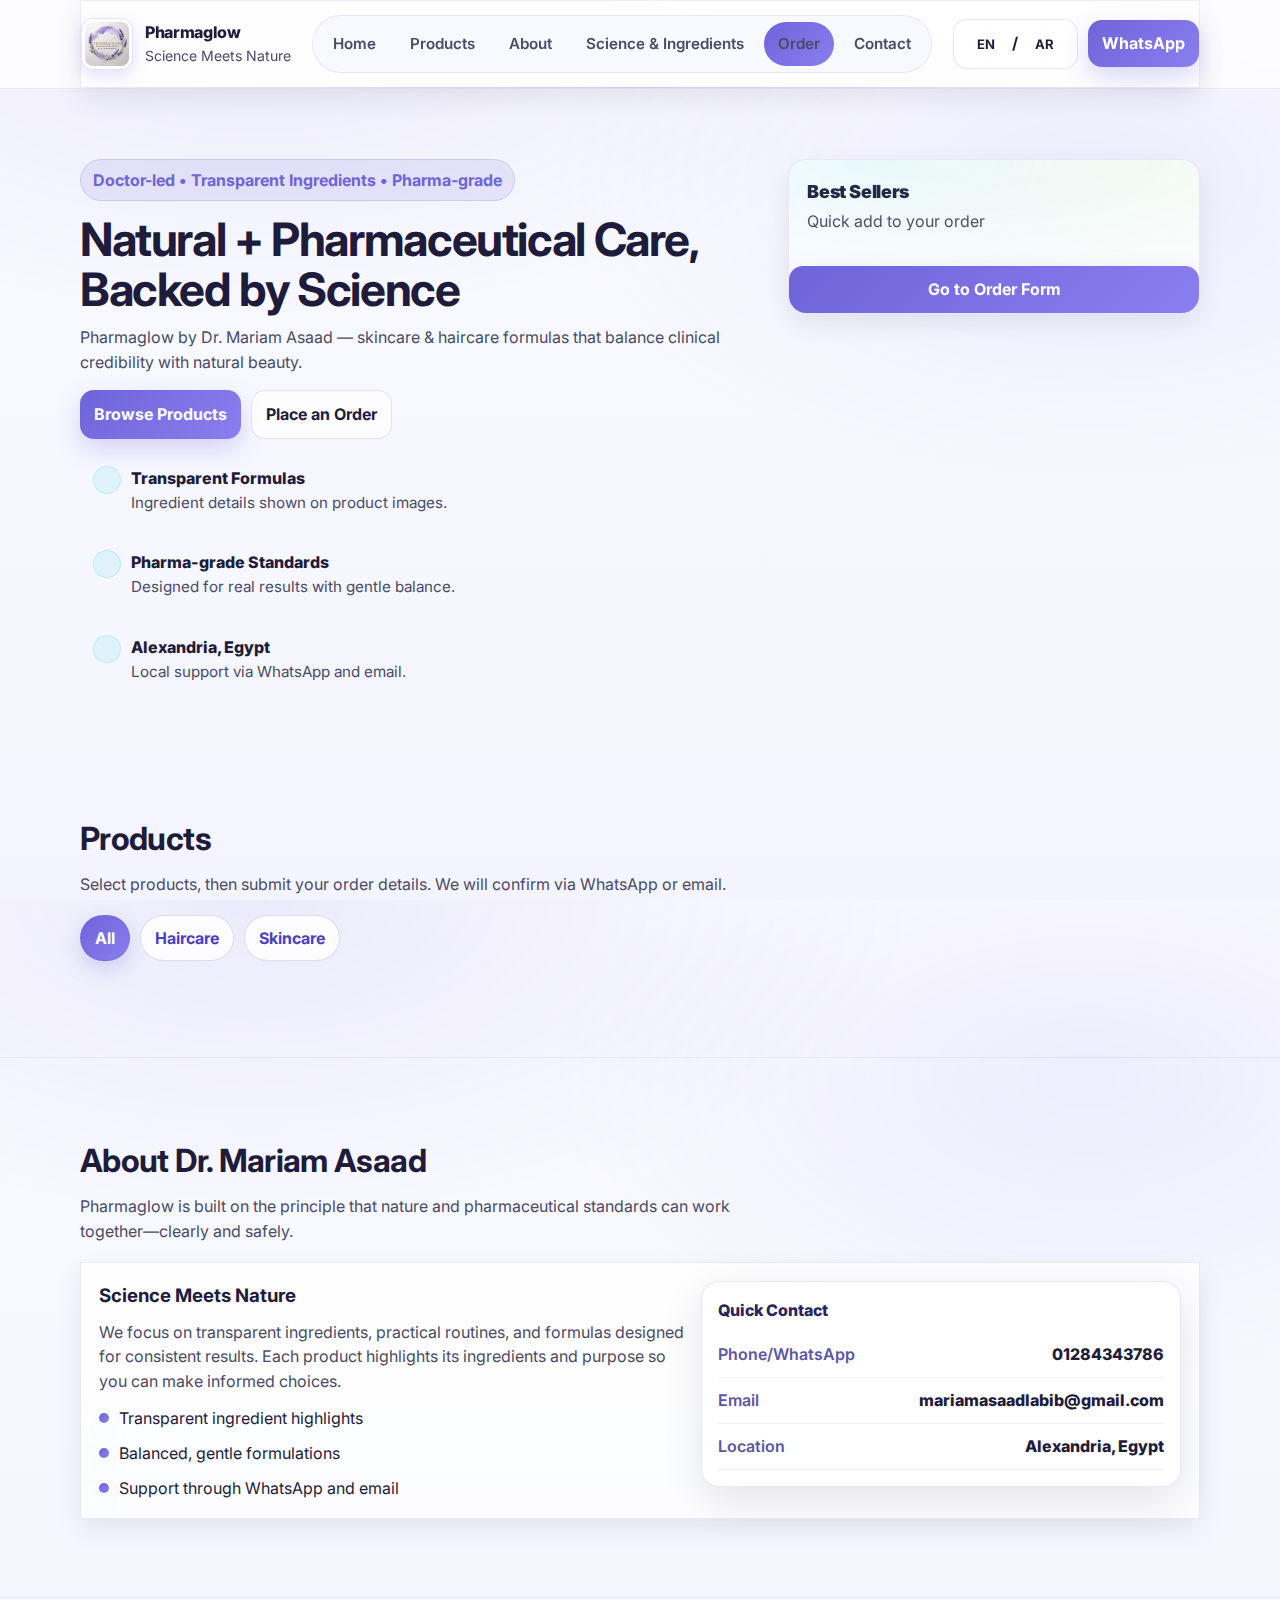
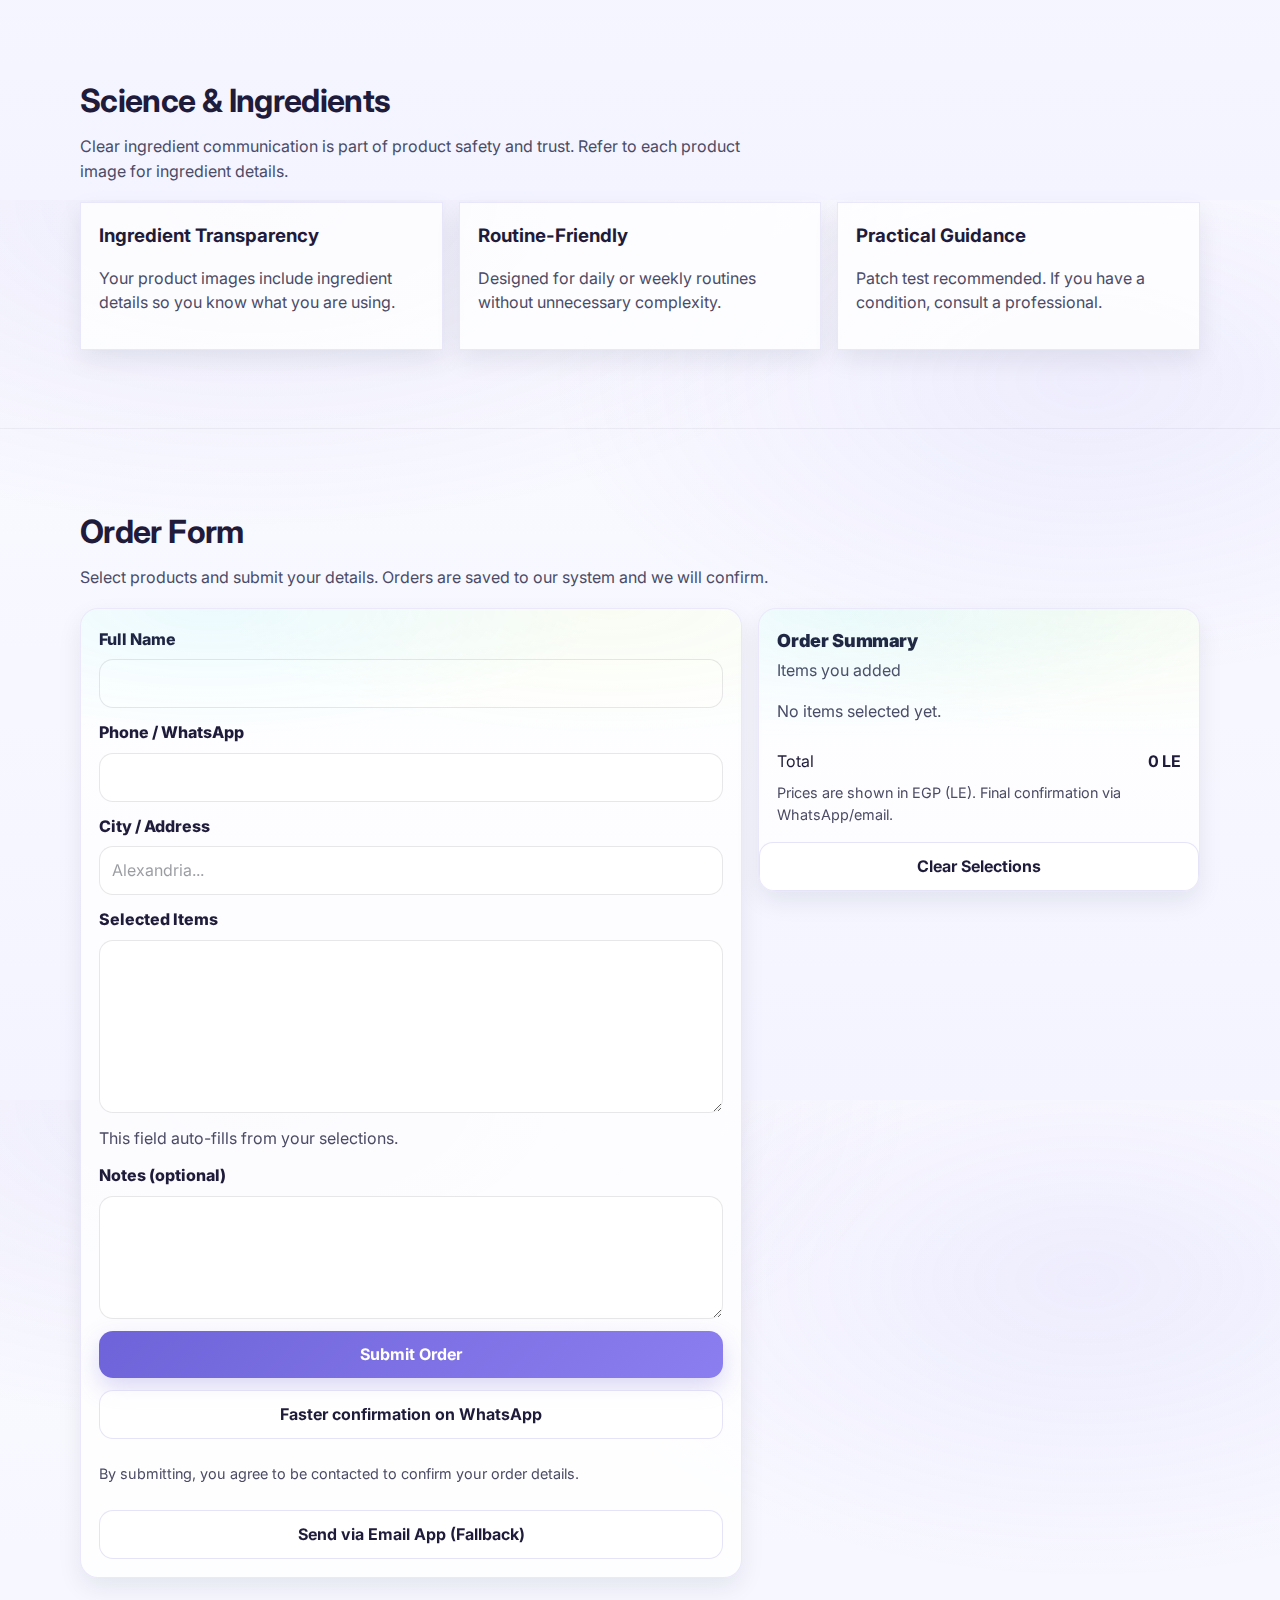
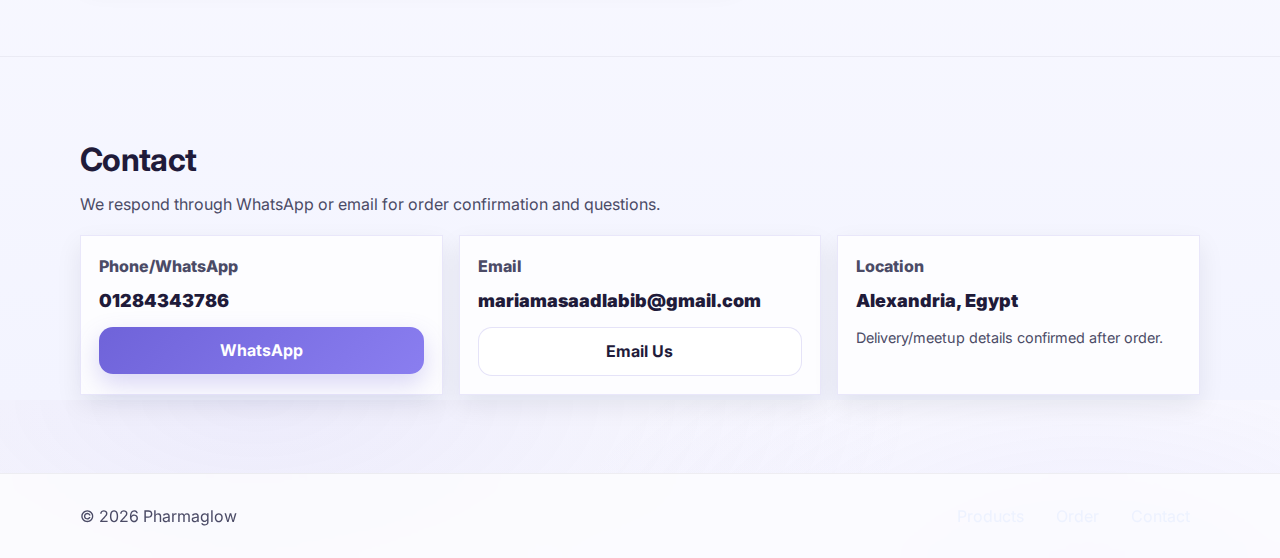
<file: index.html>
<!doctype html>
<html lang="en">
<head>
  <meta charset="utf-8" />
  <meta name="viewport" content="width=device-width,initial-scale=1" />
  <title>Pharmaglow | Science Meets Nature</title>
  <meta name="description" content="Pharmaglow by Dr. Mariam Asaad — Natural & pharmaceutical-grade skincare and haircare with transparent ingredients." />
  <link rel="preconnect" href="https://fonts.googleapis.com">
  <link rel="preconnect" href="https://fonts.gstatic.com" crossorigin>
  <!-- EN + AR font pairing -->
  <link href="https://fonts.googleapis.com/css2?family=Inter:wght@400;600;700&family=Tajawal:wght@400;500;700&display=swap" rel="stylesheet">
  <link rel="stylesheet" href="styles.css">

  <!-- ✅ Smooth scroll + prevent sticky header from hiding sections -->
  <style>
    html{ scroll-behavior: smooth; }
    section{ scroll-margin-top: 120px; } /* عدّلها لو الهيدر أعلى/أقل */
  </style>
</head>

<body data-lang="en" data-dir="ltr">
  <!-- Top bar -->
  <header class="topbar">
    <div class="container topbar__inner">
      <a class="brand" href="#home" aria-label="Pharmaglow Home">
        <img src="assets/logo.jpeg" alt="Pharmaglow Logo" class="brand__logo">
        <div class="brand__text">
          <div class="brand__name">Pharmaglow</div>
          <div class="brand__tag" data-i18n="brandTag">Science Meets Nature</div>
        </div>
      </a>

      <nav class="nav">
        <a href="#home" data-i18n="navHome">Home</a>
        <a href="#products" data-i18n="navProducts">Products</a>
        <a href="#about" data-i18n="navAbout">About</a>
        <a href="#science" data-i18n="navScience">Science & Ingredients</a>
        <a href="#order" class="nav__cta" data-i18n="navOrder">Order</a>
        <a href="#contact" data-i18n="navContact">Contact</a>
      </nav>

      <div class="actions">
        <button class="btn btn--ghost" id="langToggle" type="button" aria-label="Toggle language">
          <span class="badge">EN</span> / <span class="badge">AR</span>
        </button>
        <a class="btn btn--primary" href="https://wa.me/201284343786" target="_blank" rel="noopener" data-i18n="whatsAppBtn">WhatsApp</a>
      </div>
    </div>
  </header>

  <!-- Hero -->
  <main id="home" class="hero">
    <div class="container hero__grid">
      <div class="hero__copy">
        <span class="pill" data-i18n="heroPill">Doctor-led • Transparent Ingredients • Pharma-grade</span>
        <h1 data-i18n="heroTitle">Natural + Pharmaceutical Care, Backed by Science</h1>
        <p class="muted" data-i18n="heroDesc">
          Pharmaglow by Dr. Mariam Asaad — skincare & haircare formulas that balance clinical credibility with natural beauty.
        </p>

        <div class="hero__buttons">
          <a class="btn btn--primary" href="#products" data-i18n="heroShop">Browse Products</a>
          <a class="btn btn--ghost" href="#order" data-i18n="heroOrder">Place an Order</a>
        </div>

        <div class="trust">
          <div class="trust__item">
            <div class="trust__icon">✓</div>
            <div>
              <div class="trust__title" data-i18n="trust1Title">Transparent Formulas</div>
              <div class="trust__desc" data-i18n="trust1Desc">Ingredient details shown on product images.</div>
            </div>
          </div>
          <div class="trust__item">
            <div class="trust__icon">✓</div>
            <div>
              <div class="trust__title" data-i18n="trust2Title">Pharma-grade Standards</div>
              <div class="trust__desc" data-i18n="trust2Desc">Designed for real results with gentle balance.</div>
            </div>
          </div>
          <div class="trust__item">
            <div class="trust__icon">✓</div>
            <div>
              <div class="trust__title" data-i18n="trust3Title">Alexandria, Egypt</div>
              <div class="trust__desc" data-i18n="trust3Desc">Local support via WhatsApp and email.</div>
            </div>
          </div>
        </div>
      </div>

      <div class="hero__card">
        <div class="card card--glow">
          <div class="card__top">
            <div class="card__title" data-i18n="bestSellers">Best Sellers</div>
            <div class="card__sub muted" data-i18n="bestSellersSub">Quick add to your order</div>
          </div>
          <div class="miniList" id="bestSellersList"></div>
          <a class="btn btn--primary btn--full" href="#order" data-i18n="goToOrder">Go to Order Form</a>
        </div>
      </div>
    </div>
  </main>

  <!-- Products -->
  <section id="products" class="section">
    <div class="container">
      <div class="section__head">
        <h2 data-i18n="productsTitle">Products</h2>
        <p class="muted" data-i18n="productsDesc">Select products, then submit your order details. We will confirm via WhatsApp or email.</p>
      </div>

      <div class="filters">
        <button class="chip is-active" type="button" data-filter="all" data-i18n="filterAll">All</button>
        <button class="chip" type="button" data-filter="hair" data-i18n="filterHair">Haircare</button>
        <button class="chip" type="button" data-filter="skin" data-i18n="filterSkin">Skincare</button>
      </div>

      <div class="grid" id="productGrid"></div>
    </div>
  </section>

  <!-- About -->
  <section id="about" class="section section--soft">
    <div class="container">
      <div class="section__head">
        <h2 data-i18n="aboutTitle">About Dr. Mariam Asaad</h2>
        <p class="muted" data-i18n="aboutDesc">
          Pharmaglow is built on the principle that nature and pharmaceutical standards can work together—clearly and safely.
        </p>
      </div>

      <div class="aboutCard">
        <div class="aboutCard__left">
          <h3 data-i18n="aboutCardTitle">Science Meets Nature</h3>
          <p class="muted" data-i18n="aboutCardBody">
            We focus on transparent ingredients, practical routines, and formulas designed for consistent results. Each product
            highlights its ingredients and purpose so you can make informed choices.
          </p>
          <div class="bullets">
            <div class="bullet"><span class="dot"></span><span data-i18n="aboutB1">Transparent ingredient highlights</span></div>
            <div class="bullet"><span class="dot"></span><span data-i18n="aboutB2">Balanced, gentle formulations</span></div>
            <div class="bullet"><span class="dot"></span><span data-i18n="aboutB3">Support through WhatsApp and email</span></div>
          </div>
        </div>
        <div class="aboutCard__right">
          <div class="labelBox">
            <div class="labelBox__title" data-i18n="quickContact">Quick Contact</div>
            <div class="labelRow"><span data-i18n="phoneLabel">Phone/WhatsApp</span><a href="tel:01284343786">01284343786</a></div>
            <div class="labelRow"><span data-i18n="emailLabel">Email</span><a href="mailto:mariamasaadlabib@gmail.com">mariamasaadlabib@gmail.com</a></div>
            <div class="labelRow"><span data-i18n="locationLabel">Location</span><span data-i18n="locationValue">Alexandria, Egypt</span></div>
          </div>
        </div>
      </div>
    </div>
  </section>

  <!-- Science -->
  <section id="science" class="section">
    <div class="container">
      <div class="section__head">
        <h2 data-i18n="scienceTitle">Science & Ingredients</h2>
        <p class="muted" data-i18n="scienceDesc">
          Clear ingredient communication is part of product safety and trust. Refer to each product image for ingredient details.
        </p>
      </div>

      <div class="scienceGrid">
        <div class="scienceCard">
          <h3 data-i18n="scienceC1Title">Ingredient Transparency</h3>
          <p class="muted" data-i18n="scienceC1Body">Your product images include ingredient details so you know what you are using.</p>
        </div>
        <div class="scienceCard">
          <h3 data-i18n="scienceC2Title">Routine-Friendly</h3>
          <p class="muted" data-i18n="scienceC2Body">Designed for daily or weekly routines without unnecessary complexity.</p>
        </div>
        <div class="scienceCard">
          <h3 data-i18n="scienceC3Title">Practical Guidance</h3>
          <p class="muted" data-i18n="scienceC3Body">Patch test recommended. If you have a condition, consult a professional.</p>
        </div>
      </div>
    </div>
  </section>

  <!-- Order -->
  <section id="order" class="section section--soft">
    <div class="container">
      <div class="section__head">
        <h2 data-i18n="orderTitle">Order Form</h2>
        <p class="muted" data-i18n="orderDesc">Select products and submit your details. Orders are sent to our email.</p>
      </div>

      <div class="orderLayout">
        <div class="orderForm card">
          <form id="orderForm" action="YOUR_FORMSPREE_ENDPOINT" method="POST">
            <div class="formRow">
              <label data-i18n="fullName">Full Name</label>
              <input name="name" type="text" required />
            </div>

            <div class="formRow">
              <label data-i18n="phone">Phone / WhatsApp</label>
              <input name="phone" type="tel" required />
            </div>

            <div class="formRow">
              <label data-i18n="cityAddress">City / Address</label>
              <input name="address" type="text" placeholder="Alexandria..." required />
            </div>

            <div class="formRow">
              <label data-i18n="selectedItems">Selected Items</label>
              <textarea name="items" id="itemsField" rows="6" readonly required></textarea>
              <div class="hint muted" data-i18n="itemsHint">This field auto-fills from your selections.</div>
            </div>

            <div class="formRow">
              <label data-i18n="notes">Notes (optional)</label>
              <textarea name="notes" rows="4"></textarea>
            </div>

            <input type="hidden" name="_replyto" value="mariamasaadlabib@gmail.com" />
            <input type="hidden" name="_subject" value="New Pharmaglow Order" />

            <button class="btn btn--primary btn--full" type="submit" data-i18n="submitOrder">Submit Order</button>

            <div class="formHelp">
              <a class="btn btn--ghost btn--full" href="https://wa.me/201284343786" target="_blank" rel="noopener" data-i18n="whatsAppFast">
                Faster confirmation on WhatsApp
              </a>
              <p class="muted small" data-i18n="formPrivacy">
                By submitting, you agree to be contacted to confirm your order details.
              </p>

              <button class="btn btn--ghost btn--full" type="button" id="mailtoBtn" data-i18n="mailtoFallback">
                Send via Email App (Fallback)
              </button>
            </div>
          </form>

          <div id="formSuccess" class="toast is-hidden" role="status">
            <strong data-i18n="orderSentTitle">Order sent.</strong>
            <span data-i18n="orderSentBody">We will contact you shortly to confirm.</span>
          </div>
        </div>

        <aside class="orderSummary card card--glow">
          <div class="card__top">
            <div class="card__title" data-i18n="orderSummary">Order Summary</div>
            <div class="card__sub muted" data-i18n="orderSummarySub">Items you added</div>
          </div>
          <div id="cartList" class="cartList"></div>
          <div class="totals">
            <div class="totals__row">
              <span data-i18n="total">Total</span>
              <strong id="totalPrice">0 LE</strong>
            </div>
            <div class="muted small" data-i18n="totalNote">Prices are shown in EGP (LE). Final confirmation via WhatsApp/email.</div>
          </div>
          <button class="btn btn--ghost btn--full" id="clearCart" type="button" data-i18n="clearCart">Clear Selections</button>
        </aside>
      </div>
    </div>
  </section>

  <!-- Contact -->
  <section id="contact" class="section">
    <div class="container">
      <div class="section__head">
        <h2 data-i18n="contactTitle">Contact</h2>
        <p class="muted" data-i18n="contactDesc">We respond through WhatsApp or email for order confirmation and questions.</p>
      </div>

      <div class="contactGrid">
        <div class="contactCard">
          <div class="contactCard__label" data-i18n="phoneLabel">Phone/WhatsApp</div>
          <a class="contactCard__value" href="tel:01284343786">01284343786</a>
          <a class="btn btn--primary btn--full" href="https://wa.me/201284343786" target="_blank" rel="noopener" data-i18n="whatsAppBtn">WhatsApp</a>
        </div>

        <div class="contactCard">
          <div class="contactCard__label" data-i18n="emailLabel">Email</div>
          <a class="contactCard__value" href="mailto:mariamasaadlabib@gmail.com">mariamasaadlabib@gmail.com</a>
          <a class="btn btn--ghost btn--full" href="mailto:mariamasaadlabib@gmail.com" data-i18n="emailUs">Email Us</a>
        </div>

        <div class="contactCard">
          <div class="contactCard__label" data-i18n="locationLabel">Location</div>
          <div class="contactCard__value" data-i18n="locationValue">Alexandria, Egypt</div>
          <div class="muted small" data-i18n="locationNote">Delivery/meetup details confirmed after order.</div>
        </div>
      </div>
    </div>
  </section>

  <footer class="footer">
    <div class="container footer__inner">
      <div class="muted">© <span id="year"></span> Pharmaglow</div>
      <div class="footer__links">
        <a href="#products" data-i18n="navProducts">Products</a>
        <a href="#order" data-i18n="navOrder">Order</a>
        <a href="#contact" data-i18n="navContact">Contact</a>
      </div>
    </div>
  </footer>

  <!-- Product Details Modal -->
  <div class="modal is-hidden" id="productModal" role="dialog" aria-modal="true" aria-label="Product details">
    <div class="modal__backdrop" data-close-modal></div>
    <div class="modal__card" role="document">
      <button class="modal__close" type="button" aria-label="Close" data-close-modal>×</button>

      <div class="modal__head">
        <img class="modal__img" id="pmImg" alt="Product image">
        <div class="modal__meta">
          <h3 id="pmTitle" class="modal__title">Product</h3>
          <div class="modal__priceRow">
            <span class="modal__price" id="pmPrice">0 LE</span>
            <button class="btn btn--primary" type="button" id="pmAddBtn">Add to Order</button>
          </div>
          <div class="modal__rating" id="pmRating"></div>
        </div>
      </div>

      <div class="tabs" id="pmTabs">
        <button class="tab is-active" type="button" data-tab="desc">Description</button>
        <button class="tab" type="button" data-tab="ing">Ingredients</button>
        <button class="tab" type="button" data-tab="use">How to Use</button>
        <button class="tab" type="button" data-tab="rev">Reviews</button>
      </div>

      <div class="modal__body">
        <div class="tabPanel" data-panel="desc">
          <div class="muted" id="pmDesc"></div>
        </div>
        <div class="tabPanel is-hidden" data-panel="ing">
          <div class="muted" id="pmIng"></div>
        </div>
        <div class="tabPanel is-hidden" data-panel="use">
          <div class="muted" id="pmUse"></div>
        </div>

        <div class="tabPanel is-hidden" data-panel="rev">
          <div class="reviews">
            <div class="reviews__head">
              <strong id="pmReviewsTitle">Customer Reviews</strong>
              <span class="muted small" id="pmReviewsCount">—</span>
            </div>

            <div id="pmReviewsList" class="reviews__list"></div>

            <div class="reviews__form card">
              <div class="formRow">
                <label>Your name</label>
                <input class="inputLike" id="rvName" type="text" placeholder="Name" />
              </div>
              <div class="formRow">
                <label>Rating</label>
                <select class="inputLike" id="rvStars">
                  <option value="5">★★★★★ (5)</option>
                  <option value="4">★★★★☆ (4)</option>
                  <option value="3">★★★☆☆ (3)</option>
                  <option value="2">★★☆☆☆ (2)</option>
                  <option value="1">★☆☆☆☆ (1)</option>
                </select>
              </div>
              <div class="formRow">
                <label>Review</label>
                <textarea class="inputLike" id="rvText" rows="4" placeholder="Write your review..."></textarea>
              </div>
              <button class="btn btn--primary btn--full" type="button" id="rvSubmit">Submit Review</button>
              <div class="muted small" id="rvMsg" style="margin-top:8px"></div>
            </div>
          </div>
        </div>
      </div>

    </div>
  </div>

  <script src="script.js"></script>
</body>
</html>
</file>
<file: styles.css>
/* =========================================================
   PHARMAGLOW PREMIUM CSS — Midnight Lab+ (Science × Nature)
   Replace entire styles.css with this file
========================================================= */

/* ---------- Reset / Base ---------- */
*{ box-sizing:border-box; }
html,body{ height:100%; }
body{
  margin:0;
  font-family: "Inter", system-ui, -apple-system, Segoe UI, Roboto, Arial, sans-serif;
  line-height:1.55;
}
img{ max-width:100%; display:block; }
a{ color:inherit; text-decoration:none; }
button,input,select,textarea{ font:inherit; }
:focus-visible{ outline: 3px solid rgba(34,211,238,.35); outline-offset:2px; }
::selection{ background: rgba(34,211,238,.25); }

/* ---------- Theme Tokens ---------- */
:root{
  --bg: #070a12;
  --bg-2: #0b1020;
  --bg-3: #050712;

  --text: #eaf0ff;
  --muted: rgba(234,240,255,.72);

  --primary: #22d3ee;   /* cyan */
  --primary-2:#14b8a6;  /* teal */
  --accent: #a3e635;    /* lime */

  --danger:#fb7185;
  --warning:#fbbf24;

  --border: rgba(234,240,255,.10);
  --border-2: rgba(34,211,238,.22);

  --surface: rgba(255,255,255,.045);
  --surface-2: rgba(255,255,255,.065);

  --shadow: 0 18px 70px rgba(0,0,0,.55);
  --shadow-soft: 0 14px 38px rgba(0,0,0,.42);
  --glow: 0 0 0 1px rgba(34,211,238,.16), 0 18px 70px rgba(34,211,238,.14);

  --radius: 18px;
  --radius-sm: 14px;

  --ease: cubic-bezier(.2,.9,.2,1);

  --container: 1120px;
  --gap: 18px;
}

html{ scroll-behavior:smooth; }
body{
  background:
    radial-gradient(1200px 700px at 18% 0%, rgba(34,211,238,.15), transparent 62%),
    radial-gradient(900px 600px at 85% 12%, rgba(163,230,53,.10), transparent 55%),
    radial-gradient(1200px 700px at 50% 120%, rgba(20,184,166,.12), transparent 55%),
    linear-gradient(180deg, var(--bg), var(--bg-3) 55%, #04050c);
  color: var(--text);
}

.muted{ color: var(--muted) !important; }
.small{ font-size: .9rem; }
.hint{ margin-top:.35rem; }

@media (prefers-reduced-motion: reduce){
  *{ animation:none !important; transition:none !important; scroll-behavior:auto !important; }
}

/* ---------- Layout ---------- */
.container{
  width: min(var(--container), calc(100% - 40px));
  margin: 0 auto;
}
.section{
  padding: 78px 0;
}
.section--soft{
  background: rgba(255,255,255,.02);
  border-top: 1px solid rgba(255,255,255,.03);
  border-bottom: 1px solid rgba(255,255,255,.03);
}
.section__head{
  display:flex;
  flex-direction:column;
  gap:8px;
  margin-bottom: 18px;
}
.section__head h2{
  margin:0;
  font-size: 32px;
  letter-spacing:-.02em;
}
.section__head p{ margin:0; max-width: 70ch; }

/* ---------- Topbar ---------- */
.topbar{
  position: sticky;
  top: 0;
  z-index: 50;
  background: rgba(7,10,18,.72);
  border-bottom: 1px solid rgba(234,240,255,.08);
  backdrop-filter: blur(12px);
}
.topbar__inner{
  display:flex;
  align-items:center;
  justify-content:space-between;
  gap: 14px;
  padding: 14px 0;
  position:relative;
}
.topbar__inner::after{
  content:"";
  position:absolute;
  left:0; right:0; bottom:-1px; height:1px;
  background: linear-gradient(90deg, transparent, rgba(34,211,238,.35), transparent);
  opacity:.65;
  pointer-events:none;
}

/* Brand */
.brand{
  display:flex;
  align-items:center;
  gap:12px;
  min-width: 200px;
}
.brand__logo{
  width: 40px;
  height: 40px;
  border-radius: 12px;
  border: 1px solid rgba(234,240,255,.10);
  box-shadow: 0 10px 28px rgba(0,0,0,.45);
}
.brand__name{
  font-weight: 800;
  letter-spacing: -.02em;
}
.brand__tag{
  font-size: .88rem;
  color: var(--muted);
}

/* Nav */
.nav{
  display:flex;
  align-items:center;
  gap: 14px;
}
.nav a{
  color: rgba(234,240,255,.86);
  font-weight: 600;
  font-size: .95rem;
  padding: 10px 10px;
  border-radius: 12px;
  transition: background .15s var(--ease), color .15s var(--ease), transform .15s var(--ease);
}
.nav a:hover{
  background: rgba(255,255,255,.04);
  color: var(--text);
}
.nav__cta{
  border: 1px solid rgba(34,211,238,.22);
  background: rgba(34,211,238,.08);
}

/* Actions */
.actions{ display:flex; align-items:center; gap:10px; }
.badge{
  display:inline-flex;
  align-items:center;
  justify-content:center;
  padding: 2px 8px;
  border-radius: 999px;
  border: 1px solid rgba(234,240,255,.14);
  background: rgba(255,255,255,.04);
  font-weight: 700;
  font-size:.82rem;
}

/* ---------- Buttons ---------- */
.btn{
  display:inline-flex;
  align-items:center;
  justify-content:center;
  gap: 8px;
  border-radius: var(--radius-sm);
  border: 1px solid rgba(234,240,255,.12);
  background: rgba(255,255,255,.04);
  color: var(--text);
  padding: 11px 14px;
  font-weight: 700;
  cursor:pointer;
  position:relative;
  overflow:hidden; /* ripple */
  transition: transform .12s var(--ease), box-shadow .12s var(--ease), border-color .12s var(--ease), background .12s var(--ease);
}
.btn:hover{
  transform: translateY(-1px);
  border-color: rgba(234,240,255,.20);
  box-shadow: 0 14px 34px rgba(0,0,0,.45);
}
.btn:active{ transform: translateY(0) scale(.99); }

.btn--primary{
  background: linear-gradient(135deg, rgba(34,211,238,.98), rgba(20,184,166,.96));
  color: #041018;
  border-color: rgba(34,211,238,.45);
  box-shadow: 0 18px 50px rgba(34,211,238,.18);
}
.btn--primary:hover{ box-shadow: 0 22px 70px rgba(34,211,238,.22); }
.btn--ghost{ background: rgba(255,255,255,.03); }
.btn--full{ width:100%; }

/* Ripple */
.btn .ripple{
  position:absolute;
  border-radius:999px;
  transform: translate(-50%,-50%);
  pointer-events:none;
  width: 10px; height: 10px;
  opacity:.45;
  background: rgba(255,255,255,.85);
  animation: ripple .55s var(--ease) forwards;
  mix-blend-mode: overlay;
}
@keyframes ripple{
  from{ transform: translate(-50%,-50%) scale(1); opacity:.45; }
  to{ transform: translate(-50%,-50%) scale(18); opacity:0; }
}

/* ---------- Cards ---------- */
.card{
  background: linear-gradient(180deg, rgba(255,255,255,.065), rgba(255,255,255,.03));
  border: 1px solid rgba(234,240,255,.10);
  border-radius: var(--radius);
  box-shadow: var(--shadow);
  position:relative;
  overflow:hidden;
  transform: translateZ(0);
  transition: transform .18s var(--ease), border-color .18s var(--ease), box-shadow .18s var(--ease);
}
.card::before{
  content:"";
  position:absolute; inset:-2px;
  background:
    radial-gradient(700px 240px at 20% 0%, rgba(34,211,238,.14), transparent 55%),
    radial-gradient(700px 240px at 80% 0%, rgba(163,230,53,.10), transparent 55%);
  opacity:.6;
  pointer-events:none;
}
.card:hover{
  transform: translateY(-4px);
  border-color: rgba(34,211,238,.22);
  box-shadow: 0 22px 70px rgba(0,0,0,.56), 0 0 0 1px rgba(34,211,238,.16);
}
.card--glow{
  border-color: var(--border-2);
  box-shadow: var(--glow);
}
.card__top{
  padding: 18px 18px 0 18px;
}
.card__title{
  font-weight: 900;
  letter-spacing:-.02em;
  font-size: 18px;
}
.card__sub{ margin-top:4px; }

/* ---------- Hero ---------- */
.hero{
  padding: 70px 0 40px 0;
  position:relative;
}
.hero__grid{
  display:grid;
  grid-template-columns: 1.25fr .75fr;
  gap: 22px;
  align-items: start;
}

.pill{
  display:inline-flex;
  align-items:center;
  gap:8px;
  padding: 8px 12px;
  border-radius: 999px;
  border: 1px solid rgba(34,211,238,.22);
  background: rgba(34,211,238,.08);
  color: rgba(234,240,255,.92);
  font-weight: 700;
  width: fit-content;
}
.hero__copy h1{
  margin: 14px 0 10px 0;
  font-size: 46px;
  line-height: 1.08;
  letter-spacing: -0.03em;
  background: linear-gradient(180deg, rgba(234,240,255,1), rgba(234,240,255,.82));
  -webkit-background-clip: text;
  background-clip: text;
  color: transparent;
}
.hero__copy p{ margin: 0 0 16px 0; max-width: 70ch; }

.hero__buttons{
  display:flex;
  gap: 10px;
  flex-wrap: wrap;
  margin: 16px 0 14px 0;
}

/* Trust list */
.trust{
  display:grid;
  gap: 10px;
  margin-top: 12px;
}
.trust__item{
  display:flex;
  gap: 10px;
  align-items:flex-start;
  padding: 12px 12px;
  border: 1px solid rgba(234,240,255,.08);
  background: rgba(255,255,255,.03);
  border-radius: 16px;
}
.trust__icon{
  width: 28px; height: 28px;
  border-radius: 999px;
  display:flex; align-items:center; justify-content:center;
  background: rgba(34,211,238,.10);
  border: 1px solid rgba(34,211,238,.20);
  color: rgba(234,240,255,.92);
  flex: 0 0 auto;
}
.trust__title{ font-weight: 800; }
.trust__desc{ color: var(--muted); font-size: .95rem; }

/* Mini list (best sellers) */
.miniList{
  display:flex;
  flex-direction:column;
  gap: 10px;
  padding: 14px 18px 18px;
}
.miniItem{
  display:flex;
  align-items:center;
  justify-content:space-between;
  gap: 10px;
  padding: 12px 12px;
  border-radius: 16px;
  border: 1px solid rgba(234,240,255,.08);
  background: rgba(255,255,255,.03);
}
.miniItem strong{ display:block; }

/* ---------- Filters / Chips ---------- */
.filters{
  display:flex;
  gap: 10px;
  margin: 16px 0 18px 0;
  flex-wrap: wrap;
}
.chip{
  border-radius: 999px;
  border: 1px solid rgba(234,240,255,.12);
  background: rgba(255,255,255,.03);
  color: rgba(234,240,255,.88);
  padding: 10px 14px;
  font-weight: 800;
  cursor:pointer;
  transition: transform .14s var(--ease), border-color .14s var(--ease), background .14s var(--ease);
}
.chip:hover{ transform: translateY(-1px); border-color: rgba(234,240,255,.22); }
.chip.is-active{
  background: rgba(34,211,238,.10);
  border-color: rgba(34,211,238,.34);
  color: rgba(234,240,255,.98);
}

/* ---------- Product Grid ---------- */
.grid{
  display:grid;
  grid-template-columns: repeat(3, 1fr);
  gap: 16px;
}
.product{ overflow:hidden; }
.product__img{
  width: 100%;
  aspect-ratio: 4/3;
  object-fit: cover;
  border-top-left-radius: var(--radius);
  border-top-right-radius: var(--radius);
  border-bottom: 1px solid rgba(234,240,255,.10);
  filter: saturate(1.08) contrast(1.05);
  transition: transform .22s var(--ease), filter .22s var(--ease);
}
.product:hover .product__img{
  transform: scale(1.02);
  filter: saturate(1.12) contrast(1.08);
}
.product__body{ padding: 14px 16px 16px; }
.product__title{
  display:flex;
  align-items:flex-start;
  justify-content:space-between;
  gap: 10px;
}
.product__title h3{
  margin:0;
  font-size: 18px;
  letter-spacing:-.01em;
}
.price{
  font-weight: 900;
  color: rgba(234,240,255,.95);
}
.tagRow{
  display:flex;
  gap: 8px;
  flex-wrap: wrap;
  margin: 10px 0 14px 0;
}
.tag{
  display:inline-flex;
  align-items:center;
  padding: 6px 10px;
  border-radius: 999px;
  border: 1px solid rgba(163,230,53,.24);
  background: rgba(163,230,53,.10);
  color: rgba(234,240,255,.92);
  font-weight: 800;
  font-size: .82rem;
}
.product__actions{
  display:flex;
  gap: 10px;
  align-items:center;
}
.product__actions .variantSelect{
  flex: 1 1 auto;
}

/* ---------- About / Label Box ---------- */
.aboutCard{
  display:grid;
  grid-template-columns: 1.1fr .9fr;
  gap: 16px;
  padding: 18px;
}
.aboutCard__left h3{ margin:0 0 10px 0; }
.aboutCard__left p{ margin:0 0 12px 0; }
.bullets{ display:grid; gap:10px; }
.bullet{ display:flex; align-items:center; gap:10px; }
.dot{
  width:10px; height:10px; border-radius:999px;
  background: linear-gradient(135deg, var(--primary), var(--primary-2));
  box-shadow: 0 10px 28px rgba(34,211,238,.18);
}
.labelBox{
  border: 1px solid rgba(234,240,255,.10);
  background: rgba(255,255,255,.03);
  border-radius: 18px;
  padding: 16px;
}
.labelBox__title{ font-weight: 900; margin-bottom: 10px; }
.labelRow{
  display:flex;
  justify-content:space-between;
  gap:10px;
  padding: 10px 0;
  border-bottom: 1px solid rgba(234,240,255,.08);
}
.labelRow:last-child{ border-bottom:none; }
.labelRow a{ color: rgba(234,240,255,.92); }

/* ---------- Science Grid ---------- */
.scienceGrid{
  display:grid;
  grid-template-columns: repeat(3, 1fr);
  gap: 16px;
}
.scienceCard{ padding: 18px; }
.scienceCard h3{ margin:0 0 8px 0; }

/* ---------- Order Layout ---------- */
.orderLayout{
  display:grid;
  grid-template-columns: 1.2fr .8fr;
  gap: 16px;
  align-items:start;
}
.orderForm{ padding: 18px; }
.orderSummary{ padding: 0; }

.formRow{
  display:flex;
  flex-direction:column;
  gap: 8px;
  margin-bottom: 12px;
}
label{ font-weight: 800; }

input, textarea, select{
  background: rgba(255,255,255,.03);
  border: 1px solid rgba(234,240,255,.12);
  border-radius: var(--radius-sm);
  color: var(--text);
  padding: 11px 12px;
  outline:none;
  transition: border-color .14s var(--ease), box-shadow .14s var(--ease);
}
input::placeholder, textarea::placeholder{ color: rgba(234,240,255,.45); }
input:focus, textarea:focus, select:focus{
  border-color: rgba(34,211,238,.45);
  box-shadow: 0 0 0 4px rgba(34,211,238,.14);
}

.formHelp{ margin-top: 12px; display:grid; gap: 10px; }

/* Toast */
.toast{
  margin-top: 14px;
  padding: 12px 12px;
  border-radius: 16px;
  border: 1px solid rgba(34,211,238,.25);
  background: rgba(34,211,238,.08);
}
.toast strong{ display:block; }
.is-hidden{ display:none !important; }

/* Cart */
.cartList{ padding: 16px 18px 10px; display:grid; gap: 10px; }
.cartItem{
  display:flex;
  justify-content:space-between;
  gap: 10px;
  border: 1px solid rgba(234,240,255,.10);
  background: rgba(255,255,255,.03);
  border-radius: var(--radius-sm);
  padding: 12px 12px;
}
.cartItem button{
  width: 34px; height: 34px;
  border-radius: 12px;
  border: 1px solid rgba(234,240,255,.10);
  background: rgba(255,255,255,.03);
  color: var(--text);
  cursor:pointer;
}
.cartItem button:hover{ border-color: rgba(34,211,238,.22); }

.totals{
  padding: 0 18px 16px;
  border-top: 1px solid rgba(234,240,255,.08);
}
.totals__row{
  display:flex;
  justify-content:space-between;
  padding: 14px 0 8px;
}
#totalPrice{ letter-spacing:-.01em; }

/* ---------- Contact ---------- */
.contactGrid{
  display:grid;
  grid-template-columns: repeat(3, 1fr);
  gap: 16px;
}
.contactCard{ padding: 18px; }
.contactCard__label{ color: var(--muted); font-weight: 800; margin-bottom: 8px; }
.contactCard__value{ font-weight: 900; font-size: 18px; margin-bottom: 12px; display:block; }

/* ---------- Footer ---------- */
.footer{
  padding: 22px 0;
  border-top: 1px solid rgba(234,240,255,.08);
  background: rgba(7,10,18,.70);
  backdrop-filter: blur(12px);
}
.footer__inner{
  display:flex;
  justify-content:space-between;
  gap: 12px;
  align-items:center;
}
.footer__links{ display:flex; gap: 12px; }
.footer__links a{
  color: rgba(234,240,255,.86);
  padding: 8px 10px;
  border-radius: 12px;
}
.footer__links a:hover{ background: rgba(255,255,255,.03); }

/* ---------- Reveal Animations (works with your JS) ---------- */
.reveal{ opacity:0; transform: translateY(14px); }
.reveal.is-in{
  opacity:1;
  transform: translateY(0);
  transition: opacity .55s var(--ease), transform .55s var(--ease);
}

/* ---------- Responsive ---------- */
@media (max-width: 1000px){
  .hero__grid{ grid-template-columns: 1fr; }
  .grid{ grid-template-columns: repeat(2, 1fr); }
  .scienceGrid{ grid-template-columns: 1fr; }
  .aboutCard{ grid-template-columns: 1fr; }
  .orderLayout{ grid-template-columns: 1fr; }
  .nav{ display:none; } /* keep simple on mobile */
}
@media (max-width: 600px){
  .section{ padding: 58px 0; }
  .hero__copy h1{ font-size: 36px; }
  .grid{ grid-template-columns: 1fr; }
  .contactGrid{ grid-template-columns: 1fr; }
  .brand__text{ display:none; }
}

/* ---------- RTL / Arabic polish ---------- */
html[dir="rtl"] body{
  font-family: "Tajawal", system-ui, Arial, sans-serif;
}
html[dir="rtl"] .nav{ direction: rtl; }
html[dir="rtl"] .product__title{ align-items:flex-start; }


/* =========================================================
   PRODUCT MODAL + REVIEWS
========================================================= */
.modal{ position:fixed; inset:0; z-index:999; display:grid; place-items:center; padding:16px; }
.modal.is-hidden{ display:none; }
.modal__backdrop{ position:absolute; inset:0; background:rgba(0,0,0,.62); backdrop-filter: blur(4px); }
.modal__card{
  position:relative;
  width:min(960px, 100%);
  max-height: 88vh;
  overflow:auto;
  border-radius: 18px;
  border:1px solid rgba(255,255,255,.10);
  background: linear-gradient(180deg, rgba(255,255,255,.08), rgba(255,255,255,.03));
  box-shadow: 0 30px 100px rgba(0,0,0,.55);
  padding: 16px;
}
.modal__close{
  position:absolute; top:12px; right:12px;
  width:38px; height:38px;
  border-radius: 14px;
  border:1px solid rgba(255,255,255,.12);
  background: rgba(255,255,255,.06);
  color: inherit;
  cursor:pointer;
  font-size: 22px;
  line-height: 1;
}
.modal__head{
  display:grid;
  grid-template-columns: 240px 1fr;
  gap: 14px;
  align-items: start;
}
.modal__img{
  width: 100%;
  height: 240px;
  border-radius: 16px;
  object-fit: cover;
  border:1px solid rgba(255,255,255,.10);
  background: rgba(255,255,255,.03);
}
.modal__title{ margin:0; font-size: 22px; letter-spacing:-.02em; }
.modal__priceRow{
  display:flex; align-items:center; gap:12px; flex-wrap:wrap;
  margin-top: 8px;
}
.modal__price{
  font-weight: 800;
  font-size: 18px;
  padding: 8px 10px;
  border-radius: 999px;
  border:1px solid rgba(255,255,255,.10);
  background: rgba(255,255,255,.04);
}
.modal__rating{ margin-top: 10px; }

.tabs{
  display:flex;
  gap:8px;
  flex-wrap:wrap;
  margin-top: 14px;
  padding-top: 12px;
  border-top: 1px solid rgba(255,255,255,.08);
}
.tab{
  border-radius: 999px;
  padding: 8px 12px;
  border:1px solid rgba(255,255,255,.10);
  background: rgba(255,255,255,.03);
  cursor:pointer;
  font-weight: 700;
}
.tab.is-active{
  border-color: rgba(124,92,255,.35);
  background: rgba(124,92,255,.12);
}

.modal__body{ margin-top: 12px; }
.tabPanel{ padding: 6px 2px; }
.tabPanel.is-hidden{ display:none; }

/* Reviews */
.reviews__head{
  display:flex; align-items:baseline; justify-content:space-between; gap:10px;
  margin-bottom: 10px;
}
.reviews__list{ display:grid; gap:10px; }
.reviewItem{
  border:1px solid rgba(255,255,255,.10);
  border-radius: 16px;
  padding: 12px;
  background: rgba(255,255,255,.03);
}
.reviewTop{
  display:flex; align-items:center; justify-content:space-between; gap:10px;
  margin-bottom: 6px;
}
.stars{ letter-spacing:1px; }
.inputLike{
  width:100%;
  padding: 10px 12px;
  border-radius: 14px;
  border:1px solid rgba(255,255,255,.12);
  background: rgba(255,255,255,.03);
  color: inherit;
  outline:none;
}
.inputLike:focus{
  border-color: rgba(124,92,255,.35);
  box-shadow: 0 0 0 4px rgba(124,92,255,.14);
}

@media (max-width: 720px){
  .modal__head{ grid-template-columns: 1fr; }
  .modal__img{ height: 220px; }
}


/* =========================================================
   LAVENDER LIGHT THEME OVERRIDES (Tabs + Page Colors)
   Added per request — keeps existing layout, overrides colors
========================================================= */

:root{
  --bg: #f6f4ff;
  --bg-2:#fbfaff;
  --bg-3:#ffffff;

  --text:#1f2430;
  --muted:#6b7280;

  --primary:#6f63d9;     /* lavender */
  --primary-2:#8a7ef0;   /* lighter lavender */
  --accent:#5b56a6;

  --danger:#e11d48;
  --warning:#f59e0b;

  --border: rgba(17,24,39,.08);
  --border-2: rgba(111,99,217,.25);

  --surface:#ffffff;
  --surface-2:#ffffff;

  --shadow: 0 18px 50px rgba(17,24,39,.10);
}

/* Base */
body{
  color: var(--text);
  background:
    radial-gradient(900px 480px at 20% -10%, rgba(111,99,217,.20), transparent 60%),
    radial-gradient(900px 480px at 85% 0%, rgba(138,126,240,.18), transparent 60%),
    linear-gradient(180deg, #fbfaff 0%, #f4f6fb 50%, #fbfaff 100%);
}
::selection{ background: rgba(111,99,217,.18); }
:focus-visible{ outline: 3px solid rgba(111,99,217,.28); }

/* Topbar */
.topbar{
  background: rgba(255,255,255,.78);
  border-bottom: 1px solid rgba(17,24,39,.06);
  backdrop-filter: blur(12px);
}
.topbar__inner::after{
  background: linear-gradient(90deg, transparent, rgba(111,99,217,.35), transparent);
  opacity:.7;
}

/* Brand */
.brand__logo{
  border: 1px solid rgba(17,24,39,.08);
  box-shadow: 0 10px 26px rgba(17,24,39,.08);
}
.brand__name{ color: var(--text); }
.brand__tag{ color: rgba(31,36,48,.65); }

/* NAV as pills */
.nav{
  gap: 6px;
  padding: 6px;
  border-radius: 999px;
  background: rgba(111,99,217,.10);
  border: 1px solid rgba(111,99,217,.18);
}
.nav a{
  color: var(--accent);
  padding: 10px 14px;
  border-radius: 999px;
  background: transparent;
}
.nav a:hover{
  background: rgba(111,99,217,.14);
  color: var(--text);
}
.nav a.is-active{
  background: linear-gradient(135deg, var(--primary), var(--primary-2));
  color: #fff;
  box-shadow: 0 14px 26px rgba(111,99,217,.22);
}
.nav__cta{
  border: none !important;
  background: rgba(111,99,217,.14) !important;
}
.nav__cta.is-active{
  background: linear-gradient(135deg, var(--primary), var(--primary-2)) !important;
}

/* Buttons */
.btn{
  border: 1px solid rgba(17,24,39,.10);
}
.btn--primary{
  border: none;
  background: linear-gradient(135deg, var(--primary), var(--primary-2));
  color:#fff;
  box-shadow: 0 18px 34px rgba(111,99,217,.22);
}
.btn--primary:hover{ transform: translateY(-1px); }
.btn--ghost{
  background: rgba(255,255,255,.78);
  color: var(--text);
  border: 1px solid rgba(17,24,39,.10);
}
.btn--ghost:hover{
  background: rgba(255,255,255,.95);
}

/* Pills / chips */
.pill{
  background: rgba(111,99,217,.12);
  border: 1px solid rgba(111,99,217,.18);
  color: var(--accent);
}

/* Cards / surfaces */
.card, .aboutCard, .scienceCard, .contactCard, .labelBox, .modal__card{
  background: rgba(255,255,255,.92);
  border: 1px solid rgba(17,24,39,.08);
  box-shadow: var(--shadow);
}
.section--soft{
  background: rgba(111,99,217,.06);
  border-top: 1px solid rgba(17,24,39,.05);
  border-bottom: 1px solid rgba(17,24,39,.05);
}
.muted{ color: rgba(31,36,48,.68) !important; }

/* Inputs */
input, textarea, select, .inputLike{
  background: rgba(255,255,255,.92) !important;
  border: 1px solid rgba(17,24,39,.10) !important;
  color: var(--text) !important;
}
input::placeholder, textarea::placeholder{ color: rgba(31,36,48,.45); }

/* Modal tabs inside product modal */
.tabs{
  background: rgba(111,99,217,.10);
  border: 1px solid rgba(111,99,217,.18);
  border-radius: 999px;
  padding: 6px;
}
.tab{
  border-radius: 999px;
  color: var(--accent);
}
.tab:hover{ background: rgba(111,99,217,.14); }
.tab.is-active{
  background: linear-gradient(135deg, var(--primary), var(--primary-2));
  color:#fff;
}

/* Footer */
.footer{
  background: rgba(255,255,255,.65);
  border-top: 1px solid rgba(17,24,39,.06);
}
.footer a:hover{ color: var(--primary); }


/* =========================================================
   LAVENDER LIGHT OVERRIDES (fix contrast + match reference)
   Paste at end of stylesheet
========================================================= */

:root{
  --bg: #f4f6ff !important;
  --bg-2: #f7f8ff !important;
  --bg-3: #ffffff !important;
  --card: #ffffff !important;
  --text: #1f1b3a !important;
  --muted: #4b4b66 !important;
  --primary: #6f63d9 !important;
  --primary-2: #8a7ef0 !important;
  --accent: #6f63d9 !important;
  --border: rgba(111,99,217,.18) !important;
  --shadow: 0 14px 40px rgba(17,24,39,.10) !important;
  --shadow-2: 0 10px 24px rgba(17,24,39,.08) !important;
}

body{
  background: radial-gradient(1200px 600px at 20% 0%, rgba(111,99,217,.10), transparent 55%),
              radial-gradient(900px 500px at 85% 20%, rgba(138,126,240,.10), transparent 60%),
              linear-gradient(#fbfbff, #f3f4ff) !important;
  color: var(--text) !important;
}

/* links reset */
a{ color: inherit; }

/* Topbar / nav */
.topbar{
  background: rgba(255,255,255,.75) !important;
  border-bottom: 1px solid rgba(111,99,217,.12) !important;
  backdrop-filter: blur(10px);
}
.topbar__inner{
  background: rgba(255,255,255,.65) !important;
  border: 1px solid rgba(111,99,217,.12) !important;
  box-shadow: var(--shadow-2) !important;
}

.brand__name{ color: var(--text) !important; }
.brand__tag{ color: var(--muted) !important; }

.brand__logo{
  width: 52px !important;
  height: 52px !important;
  object-fit: cover !important;
  border-radius: 12px !important;
  border: 1px solid rgba(111,99,217,.18) !important;
  box-shadow: 0 6px 16px rgba(111,99,217,.18) !important;
  background: #fff !important;
  padding: 3px !important;
}

/* nav tabs look */
.nav{
  background: rgba(245,245,255,.70) !important;
  border: 1px solid rgba(111,99,217,.12) !important;
}
.nav a{ color: #4b4b66 !important; }
.nav a:hover{ background: rgba(111,99,217,.10) !important; color: var(--text) !important; }
.nav a.is-active{
  background: rgba(111,99,217,.14) !important;
  color: var(--text) !important;
}
.nav__cta{
  background: linear-gradient(135deg, var(--primary), var(--primary-2)) !important;
  color: #fff !important;
}

/* Buttons */
.btn{ border-color: rgba(111,99,217,.18) !important; }
.btn--ghost{
  background: rgba(255,255,255,.70) !important;
  color: var(--text) !important;
}
.btn--ghost:hover{ background: rgba(111,99,217,.10) !important; }
.btn--primary{
  background: linear-gradient(135deg, var(--primary), var(--primary-2)) !important;
  color: #fff !important;
  box-shadow: 0 10px 24px rgba(111,99,217,.25) !important;
}

/* Hero title + muted */
.hero h1{ color: var(--text) !important; }
.muted{ color: var(--muted) !important; }

/* Cards & sections */
.card, .scienceCard, .contactCard, .aboutCard, .orderForm, .orderSummary, .reviews__form, .modal__card{
  background: rgba(255,255,255,.80) !important;
  border: 1px solid rgba(111,99,217,.14) !important;
  box-shadow: var(--shadow-2) !important;
}
.section--soft{
  background: transparent !important;
}

/* ==== FIX 1: Filter chips visibility ==== */
.chip{
  border: 1px solid rgba(111,99,217,.22) !important;
  background: rgba(255,255,255,.85) !important;
  color: #4b3fbf !important;
  font-weight: 700 !important;
}
.chip:hover{
  background: rgba(111,99,217,.10) !important;
  border-color: rgba(111,99,217,.35) !important;
}
.chip.is-active{
  background: linear-gradient(135deg, var(--primary), var(--primary-2)) !important;
  border-color: rgba(111,99,217,.40) !important;
  color: #ffffff !important;
  box-shadow: 0 8px 20px rgba(111,99,217,.25) !important;
}

/* ==== FIX 2: Product tags (Transparent ingredients) ==== */
.tag{
  background: rgba(111,99,217,.12) !important;
  border: 1px solid rgba(111,99,217,.18) !important;
  color: #4b3fbf !important;
}
.tagRow{ opacity: 1 !important; }

/* ==== FIX 3: Quick Contact readability ==== */
.labelBox{
  background: rgba(255,255,255,.85) !important;
  border: 1px solid rgba(111,99,217,.16) !important;
}
.labelRow{ border-bottom: 1px solid rgba(111,99,217,.10) !important; }
.labelRow span{ color: #6b7280 !important; }
.labelRow a, .labelRow strong{ color: var(--text) !important; }

/* Product price row etc */
.price, .product__title, .modal__title{ color: var(--text) !important; }
/* ===== Fix Quick Contact readability ===== */

.labelBox{
  background: #ffffff;
}

.labelBox__title{
  color: #2a235e;
  font-weight: 800;
}

.labelRow span{
  color: #5b56a6;     /* اسم الحقل (Phone, Email, Location) */
  font-weight: 600;
}

.labelRow a,
.labelRow div,
.labelRow strong{
  color: #1f1b3a !important;   /* القيم نفسها */
  font-weight: 700;
  opacity: 1 !important;
}
/* ===== FORCE Quick Contact values visibility ===== */

/* الكارد نفسه */
.labelBox{
  background: #ffffff !important;
}

/* العنوان */
.labelBox__title{
  color: #2a235e !important;
  font-weight: 800 !important;
}

/* أسماء الحقول (Phone/Email/Location) */
.labelRow > span{
  color: #5b56a6 !important;
  font-weight: 600 !important;
}

/* القيم نفسها (الرقم والإيميل والمكان) */
.labelRow a,
.labelRow .value,
.labelRow strong,
.labelRow div,
.labelRow span:last-child{
  color: #1f1b3a !important;   /* غامق وواضح */
  font-weight: 800 !important;
  opacity: 1 !important;
  filter: none !important;
  text-shadow: none !important;
}
</file>
